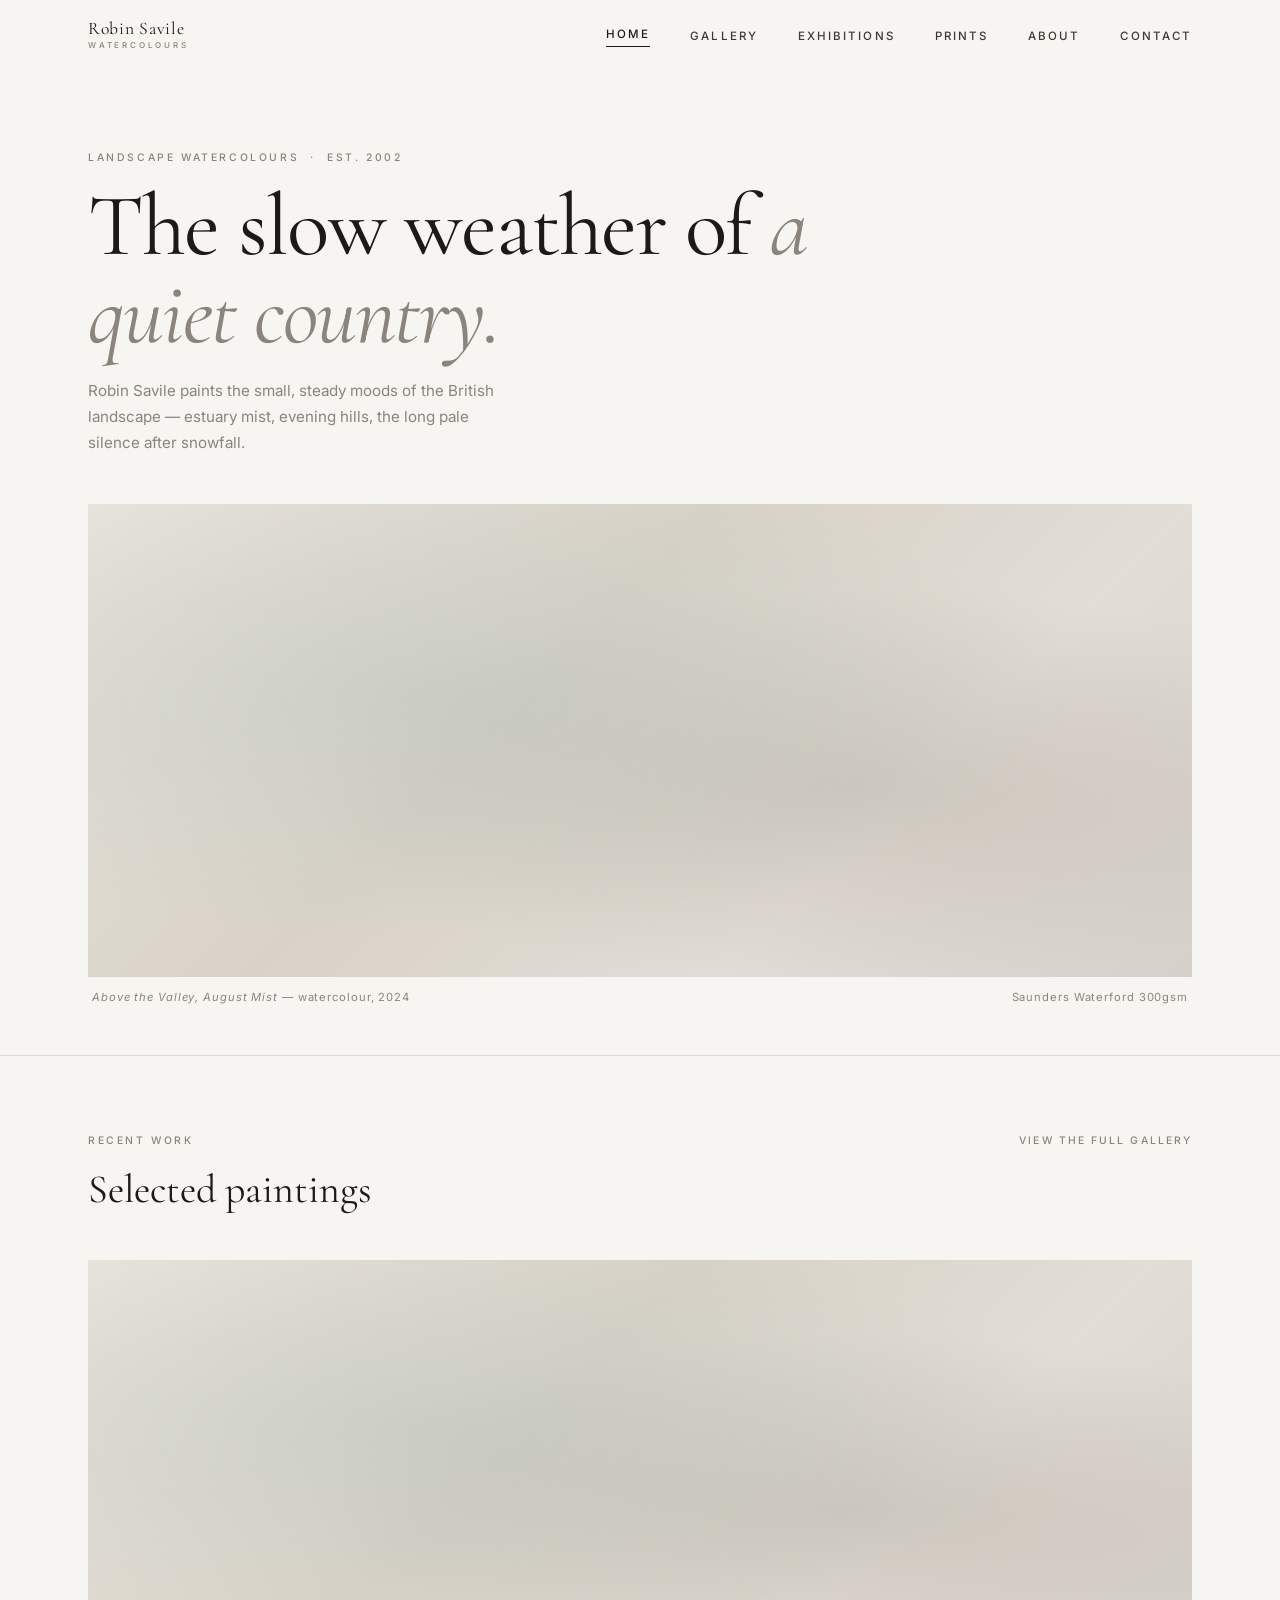
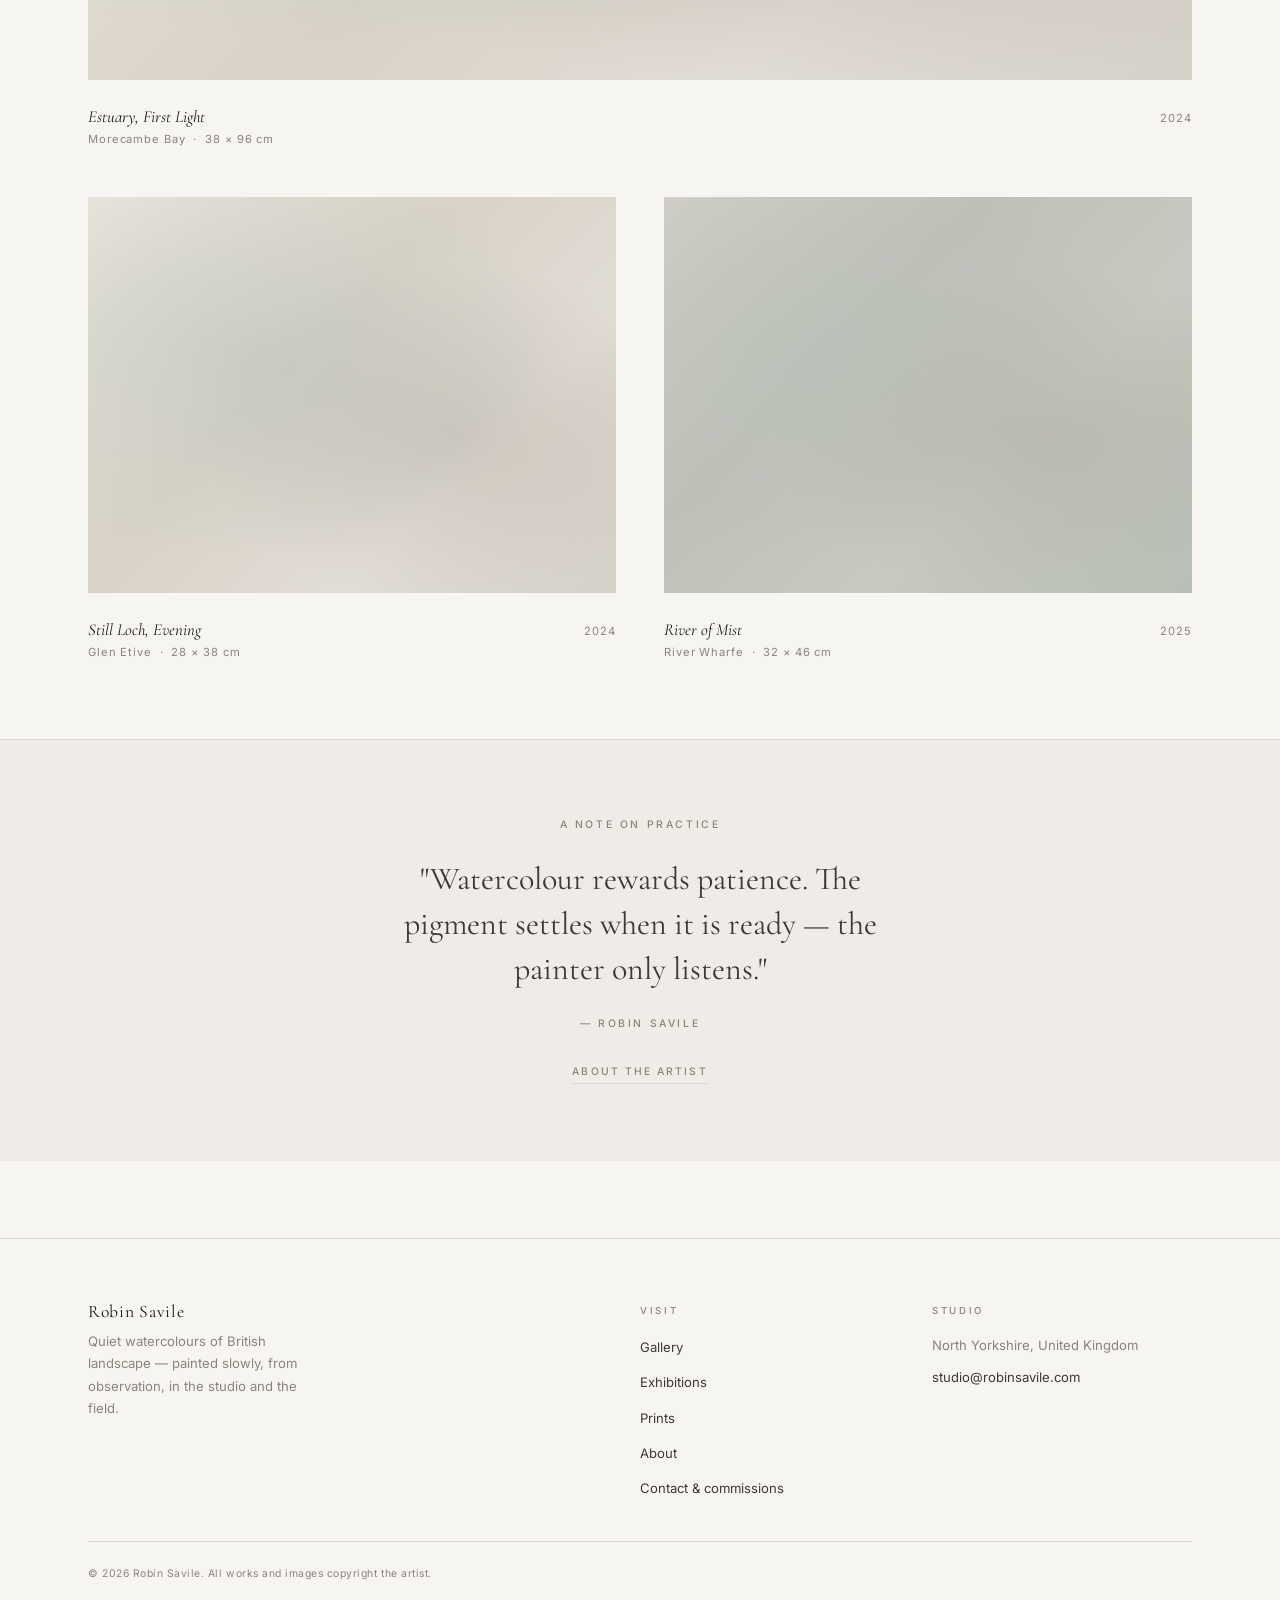
<file: index.html>
<!DOCTYPE html>
<html lang="en">
<head>
  <meta charset="utf-8"/>
  <meta name="viewport" content="width=device-width, initial-scale=1"/>

  <!-- Google tag (gtag.js) -->
  <script async src="https://www.googletagmanager.com/gtag/js?id=G-L7LTSYQ2SN"></script>
  <script>
    window.dataLayer = window.dataLayer || [];
    function gtag(){dataLayer.push(arguments);}
    gtag('js', new Date());

    gtag('config', 'G-L7LTSYQ2SN');
  </script>

  <!-- VisitorTracking -->
  <script async defer src='https://app.visitortracking.com/assets/js/tracer.js'></script>
  <script>
  function init_tracer() {
     var tracer = new Tracer({
     websiteId : "a66334e8-405e-4203-87b3-8d2baa83f96e",
     async : true,
     debug : false });
   }
  </script>
  <title>Robin Savile — Watercolours</title>
  <meta name="description" content="Robin Savile paints the small, steady moods of the British landscape — estuary mist, evening hills, the long pale silence after snowfall."/>
  <meta name="author" content="Robin Savile"/>
  <meta property="og:title" content="Robin Savile — Watercolours"/>
  <meta property="og:description" content="Landscape watercolours. Est. 2002."/>
  <meta property="og:type" content="website"/>
  <meta property="og:url" content="https://robinsavile.com/"/>
  <link rel="preconnect" href="https://fonts.googleapis.com"/>
  <link rel="preconnect" href="https://fonts.gstatic.com" crossorigin/>
  <link href="https://fonts.googleapis.com/css2?family=Cormorant+Garamond:ital,wght@0,400;0,500;1,400;1,500&family=Inter:wght@400;500&display=swap" rel="stylesheet"/>
  <link rel="stylesheet" href="/css/robinsavile.css"/>
</head>
<body>

<header class="site-header">
  <div class="container">
    <div class="header-inner">
      <a href="/" class="logo" aria-label="Robin Savile — home">
        <span class="logo-name">Robin Savile</span>
        <span class="logo-sub">Watercolours</span>
      </a>
      <nav class="site-nav" aria-label="Main navigation">
        <a href="/" class="active">Home</a>
        <a href="/gallery/">Gallery</a>
        <a href="/exhibitions/">Exhibitions</a>
        <a href="/prints/">Prints</a>
        <a href="/about/">About</a>
        <a href="/contact/">Contact</a>
      </nav>
      <button class="nav-toggle" aria-label="Toggle menu" aria-expanded="false">
        <svg width="22" height="16" viewBox="0 0 22 16" fill="none" stroke="currentColor" stroke-width="1.5" stroke-linecap="round">
          <line x1="0" y1="2" x2="22" y2="2"/>
          <line x1="0" y1="8" x2="22" y2="8"/>
          <line x1="0" y1="14" x2="22" y2="14"/>
        </svg>
      </button>
    </div>
  </div>
  <nav class="mobile-nav" aria-label="Mobile navigation">
    <a href="/">Home</a>
    <a href="/gallery/">Gallery</a>
    <a href="/exhibitions/">Exhibitions</a>
    <a href="/prints/">Prints</a>
    <a href="/about/">About</a>
    <a href="/contact/">Contact</a>
  </nav>
</header>

<main>

  <!-- Hero -->
  <section class="hero section-border">
    <div class="container">
      <p class="eyebrow fade-up">Landscape Watercolours &nbsp;·&nbsp; Est. 2002</p>
      <h1 class="hero-headline fade-up fade-delay-1">The slow weather of <em>a quiet country.</em></h1>
      <p class="hero-intro fade-up fade-delay-2">Robin Savile paints the small, steady moods of the British landscape — estuary mist, evening hills, the long pale silence after snowfall.</p>
      <div class="hero-image-wrap fade-up fade-delay-3">
        <div class="painting-placeholder hero-image" role="img" aria-label="Above the Valley, August Mist — watercolour, 2024"></div>
        <div class="hero-caption">
          <span class="caption"><em>Above the Valley, August Mist</em> &mdash; watercolour, 2024</span>
          <span class="caption">Saunders Waterford 300gsm</span>
        </div>
      </div>
    </div>
  </section>

  <!-- Selected paintings -->
  <section class="section">
    <div class="container">
      <div class="section-header fade-up">
        <div>
          <p class="eyebrow" style="margin-bottom:0.5rem">Recent Work</p>
          <h2 class="section-title">Selected paintings</h2>
        </div>
        <a href="/gallery/" class="section-link">View the full gallery</a>
      </div>

      <!-- Featured wide painting -->
      <a href="/gallery/" class="painting-card fade-up" style="display:block;margin-bottom:var(--gap)">
        <div class="painting-placeholder painting-card-img" style="aspect-ratio:21/8"></div>
        <div style="display:flex;justify-content:space-between;align-items:baseline;margin-top:0.75rem">
          <div>
            <p class="painting-card-title">Estuary, First Light</p>
            <p class="caption">Morecambe Bay &nbsp;·&nbsp; 38 × 96 cm</p>
          </div>
          <span class="caption">2024</span>
        </div>
      </a>

      <!-- Two smaller paintings -->
      <div class="grid-2">
        <a href="/gallery/" class="painting-card fade-up">
          <div class="painting-placeholder painting-card-img" style="aspect-ratio:4/3"></div>
          <div style="display:flex;justify-content:space-between;align-items:baseline;margin-top:0.75rem">
            <div>
              <p class="painting-card-title">Still Loch, Evening</p>
              <p class="caption">Glen Etive &nbsp;·&nbsp; 28 × 38 cm</p>
            </div>
            <span class="caption">2024</span>
          </div>
        </a>
        <a href="/gallery/" class="painting-card fade-up fade-delay-1">
          <div class="painting-placeholder painting-card-img" style="aspect-ratio:4/3;background:linear-gradient(135deg,#D0CEC6 0%,#BFC0B8 35%,#C8C9C0 65%,#B8C0B5 100%)"></div>
          <div style="display:flex;justify-content:space-between;align-items:baseline;margin-top:0.75rem">
            <div>
              <p class="painting-card-title">River of Mist</p>
              <p class="caption">River Wharfe &nbsp;·&nbsp; 32 × 46 cm</p>
            </div>
            <span class="caption">2025</span>
          </div>
        </a>
      </div>
    </div>
  </section>

  <!-- Artist quote -->
  <section class="section section-alt section-border">
    <div class="container">
      <figure class="artist-quote fade-up">
        <p class="eyebrow" style="margin-bottom:1.5rem">A note on practice</p>
        <blockquote>"Watercolour rewards patience. The pigment settles when it is ready — the painter only listens."</blockquote>
        <figcaption>&mdash; Robin Savile</figcaption>
        <a href="/about/">About the artist</a>
      </figure>
    </div>
  </section>

</main>

<footer class="site-footer">
  <div class="container">
    <div class="footer-inner">
      <div class="footer-brand">
        <div class="logo-name" style="font-family:var(--font-serif)">Robin Savile</div>
        <p>Quiet watercolours of British landscape — painted slowly, from observation, in the studio and the field.</p>
      </div>
      <div class="footer-col">
        <h3>Visit</h3>
        <ul>
          <li><a href="/gallery/">Gallery</a></li>
          <li><a href="/exhibitions/">Exhibitions</a></li>
          <li><a href="/prints/">Prints</a></li>
          <li><a href="/about/">About</a></li>
          <li><a href="/contact/">Contact &amp; commissions</a></li>
        </ul>
      </div>
      <div class="footer-col">
        <h3>Studio</h3>
        <p>North Yorkshire, United Kingdom</p>
        <p style="margin-top:0.5rem"><a href="mailto:studio@robinsavile.com">studio@robinsavile.com</a></p>
      </div>
    </div>
    <div class="footer-bar">
      <span>&copy; 2026 Robin Savile. All works and images copyright the artist.</span>
    </div>
  </div>
</footer>

<script src="/js/robinsavile.js" defer></script>
</body>
</html>
</file>
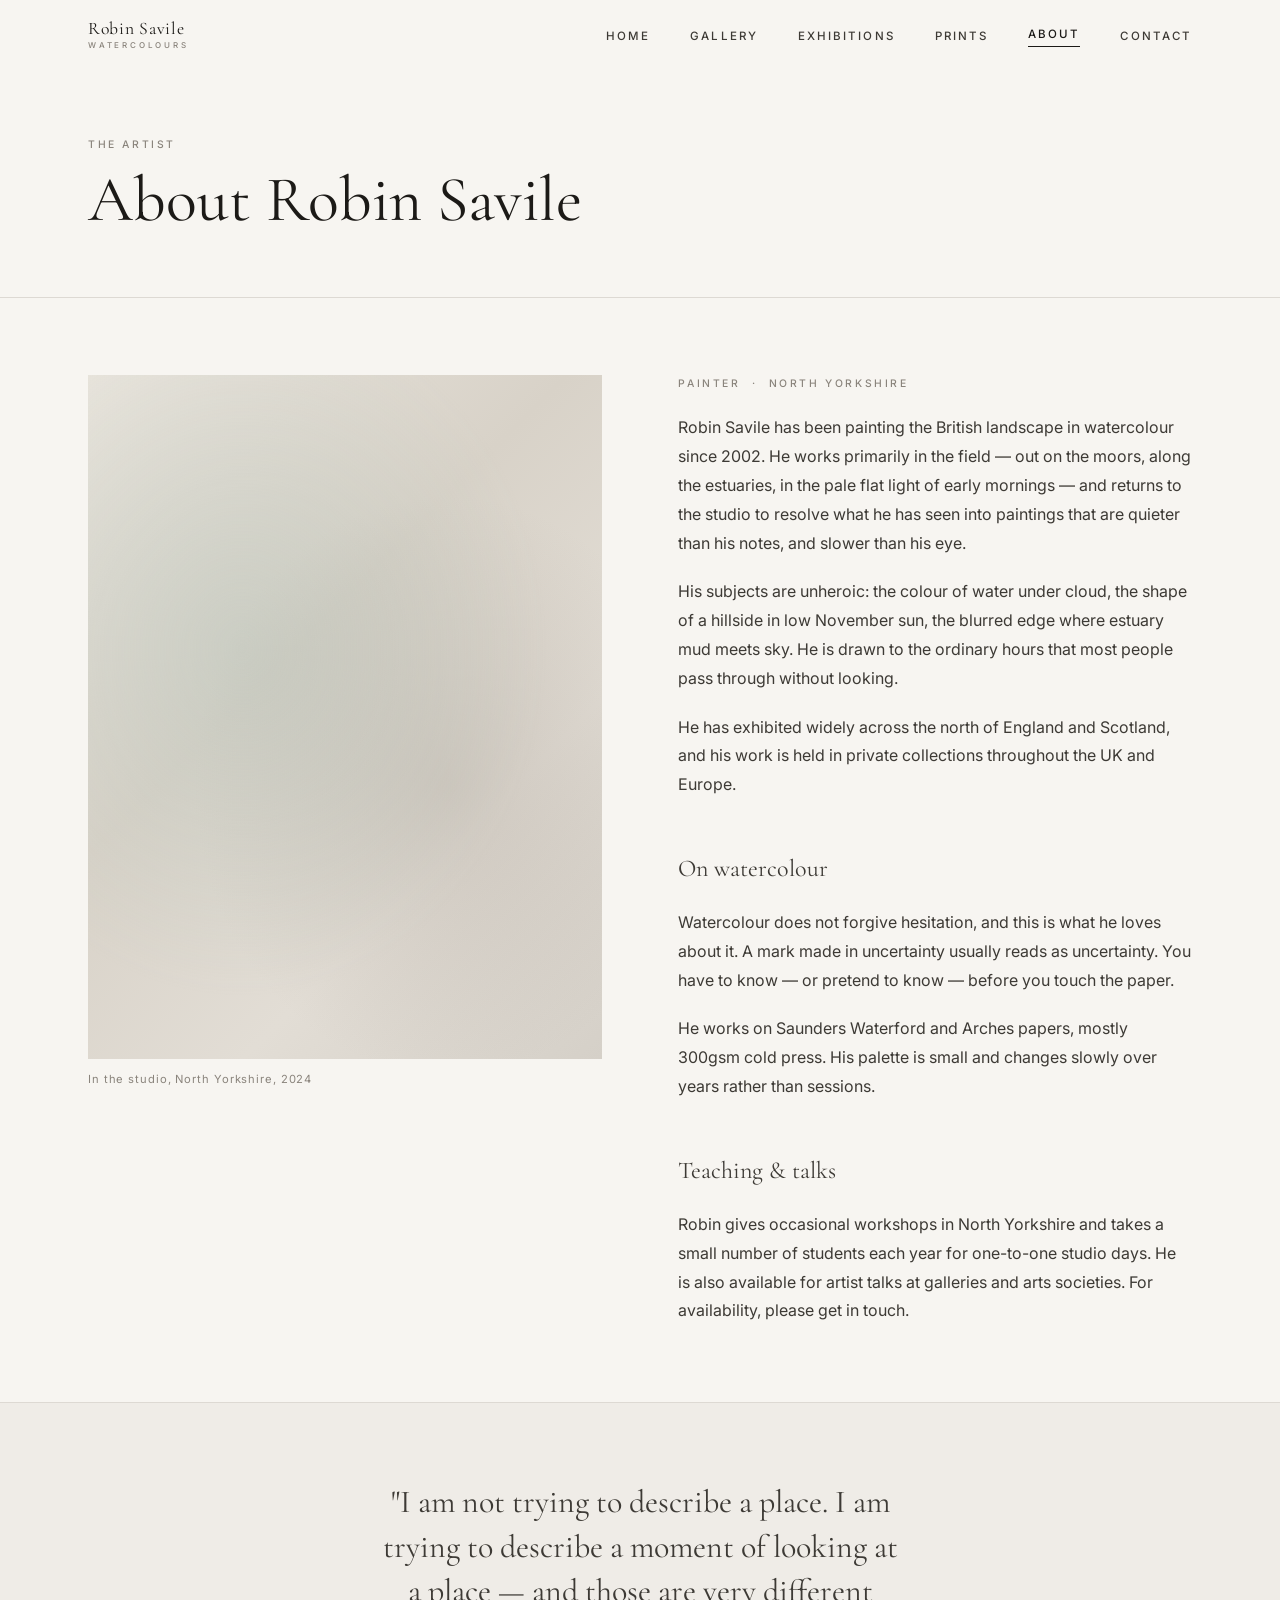
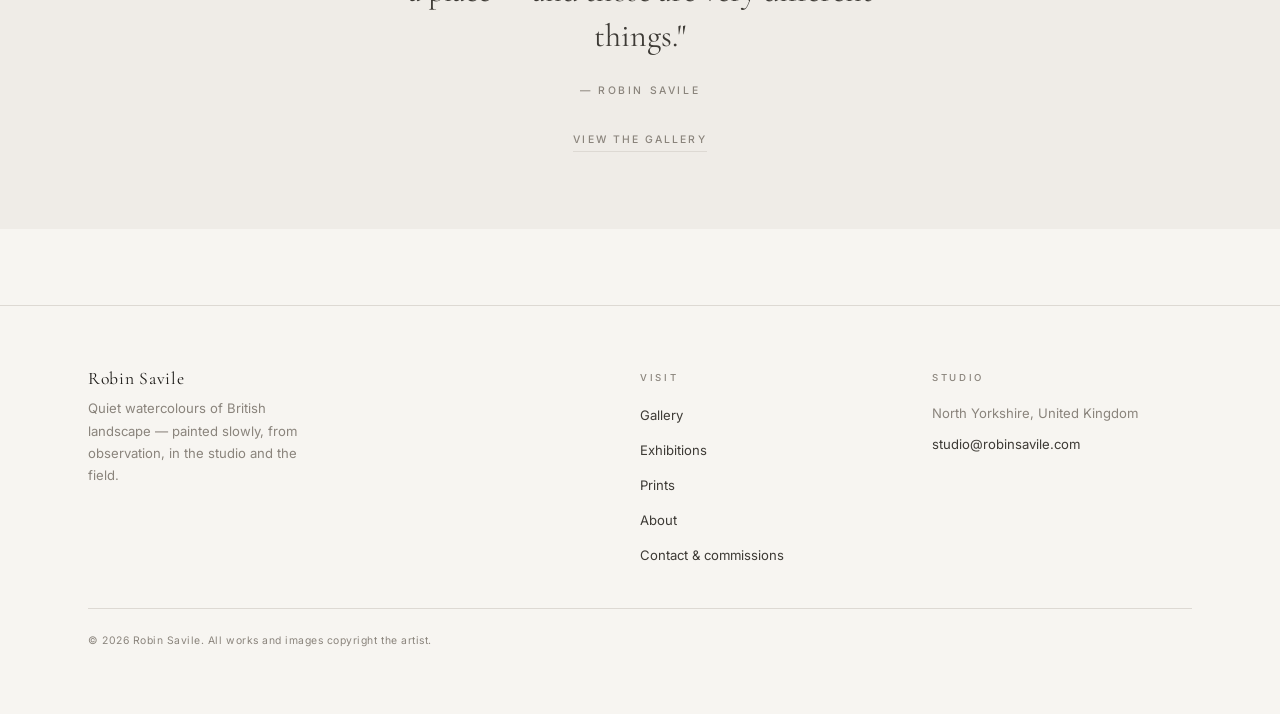
<file: about/index.html>
<!DOCTYPE html>
<html lang="en">
<head>
  <meta charset="utf-8"/>
  <meta name="viewport" content="width=device-width, initial-scale=1"/>

  <!-- Google tag (gtag.js) -->
  <script async src="https://www.googletagmanager.com/gtag/js?id=G-L7LTSYQ2SN"></script>
  <script>
    window.dataLayer = window.dataLayer || [];
    function gtag(){dataLayer.push(arguments);}
    gtag('js', new Date());

    gtag('config', 'G-L7LTSYQ2SN');
  </script>

  <!-- VisitorTracking -->
  <script async defer src='https://app.visitortracking.com/assets/js/tracer.js'></script>
  <script>
  function init_tracer() {
     var tracer = new Tracer({
     websiteId : "a66334e8-405e-4203-87b3-8d2baa83f96e",
     async : true,
     debug : false });
   }
  </script>
  <title>About — Robin Savile Watercolours</title>
  <meta name="description" content="Robin Savile is a watercolour painter based in North Yorkshire, working in the tradition of British landscape painting."/>
  <link rel="preconnect" href="https://fonts.googleapis.com"/>
  <link rel="preconnect" href="https://fonts.gstatic.com" crossorigin/>
  <link href="https://fonts.googleapis.com/css2?family=Cormorant+Garamond:ital,wght@0,400;0,500;1,400;1,500&family=Inter:wght@400;500&display=swap" rel="stylesheet"/>
  <link rel="stylesheet" href="/css/robinsavile.css"/>
</head>
<body>

<header class="site-header">
  <div class="container">
    <div class="header-inner">
      <a href="/" class="logo" aria-label="Robin Savile — home">
        <span class="logo-name">Robin Savile</span>
        <span class="logo-sub">Watercolours</span>
      </a>
      <nav class="site-nav" aria-label="Main navigation">
        <a href="/">Home</a>
        <a href="/gallery/">Gallery</a>
        <a href="/exhibitions/">Exhibitions</a>
        <a href="/prints/">Prints</a>
        <a href="/about/" class="active">About</a>
        <a href="/contact/">Contact</a>
      </nav>
      <button class="nav-toggle" aria-label="Toggle menu" aria-expanded="false">
        <svg width="22" height="16" viewBox="0 0 22 16" fill="none" stroke="currentColor" stroke-width="1.5" stroke-linecap="round">
          <line x1="0" y1="2" x2="22" y2="2"/>
          <line x1="0" y1="8" x2="22" y2="8"/>
          <line x1="0" y1="14" x2="22" y2="14"/>
        </svg>
      </button>
    </div>
  </div>
  <nav class="mobile-nav" aria-label="Mobile navigation">
    <a href="/">Home</a>
    <a href="/gallery/">Gallery</a>
    <a href="/exhibitions/">Exhibitions</a>
    <a href="/prints/">Prints</a>
    <a href="/about/">About</a>
    <a href="/contact/">Contact</a>
  </nav>
</header>

<main>

  <section class="page-header section-border">
    <div class="container">
      <p class="eyebrow fade-up">The artist</p>
      <h1 class="fade-up fade-delay-1">About Robin Savile</h1>
    </div>
  </section>

  <section class="section">
    <div class="container">
      <div class="about-grid">

        <div class="fade-up">
          <div class="painting-placeholder about-portrait" role="img" aria-label="Portrait of Robin Savile in the studio"></div>
          <p class="caption" style="margin-top:0.75rem">In the studio, North Yorkshire, 2024</p>
        </div>

        <div class="about-body fade-up fade-delay-1">
          <p class="eyebrow" style="margin-bottom:1.25rem">Painter &nbsp;·&nbsp; North Yorkshire</p>

          <p>Robin Savile has been painting the British landscape in watercolour since 2002. He works primarily in the field — out on the moors, along the estuaries, in the pale flat light of early mornings — and returns to the studio to resolve what he has seen into paintings that are quieter than his notes, and slower than his eye.</p>

          <p>His subjects are unheroic: the colour of water under cloud, the shape of a hillside in low November sun, the blurred edge where estuary mud meets sky. He is drawn to the ordinary hours that most people pass through without looking.</p>

          <p>He has exhibited widely across the north of England and Scotland, and his work is held in private collections throughout the UK and Europe.</p>

          <h2>On watercolour</h2>

          <p>Watercolour does not forgive hesitation, and this is what he loves about it. A mark made in uncertainty usually reads as uncertainty. You have to know — or pretend to know — before you touch the paper.</p>

          <p>He works on Saunders Waterford and Arches papers, mostly 300gsm cold press. His palette is small and changes slowly over years rather than sessions.</p>

          <h2>Teaching &amp; talks</h2>

          <p>Robin gives occasional workshops in North Yorkshire and takes a small number of students each year for one-to-one studio days. He is also available for artist talks at galleries and arts societies. For availability, please <a href="/contact/">get in touch</a>.</p>
        </div>

      </div>
    </div>
  </section>

  <!-- Quote -->
  <section class="section section-alt section-border">
    <div class="container">
      <figure class="artist-quote fade-up">
        <blockquote>"I am not trying to describe a place. I am trying to describe a moment of looking at a place — and those are very different things."</blockquote>
        <figcaption>&mdash; Robin Savile</figcaption>
        <a href="/gallery/">View the gallery</a>
      </figure>
    </div>
  </section>

</main>

<footer class="site-footer">
  <div class="container">
    <div class="footer-inner">
      <div class="footer-brand">
        <div class="logo-name" style="font-family:var(--font-serif)">Robin Savile</div>
        <p>Quiet watercolours of British landscape — painted slowly, from observation, in the studio and the field.</p>
      </div>
      <div class="footer-col">
        <h3>Visit</h3>
        <ul>
          <li><a href="/gallery/">Gallery</a></li>
          <li><a href="/exhibitions/">Exhibitions</a></li>
          <li><a href="/prints/">Prints</a></li>
          <li><a href="/about/">About</a></li>
          <li><a href="/contact/">Contact &amp; commissions</a></li>
        </ul>
      </div>
      <div class="footer-col">
        <h3>Studio</h3>
        <p>North Yorkshire, United Kingdom</p>
        <p style="margin-top:0.5rem"><a href="mailto:studio@robinsavile.com">studio@robinsavile.com</a></p>
      </div>
    </div>
    <div class="footer-bar">
      <span>&copy; 2026 Robin Savile. All works and images copyright the artist.</span>
    </div>
  </div>
</footer>

<script src="/js/robinsavile.js" defer></script>
</body>
</html>
</file>
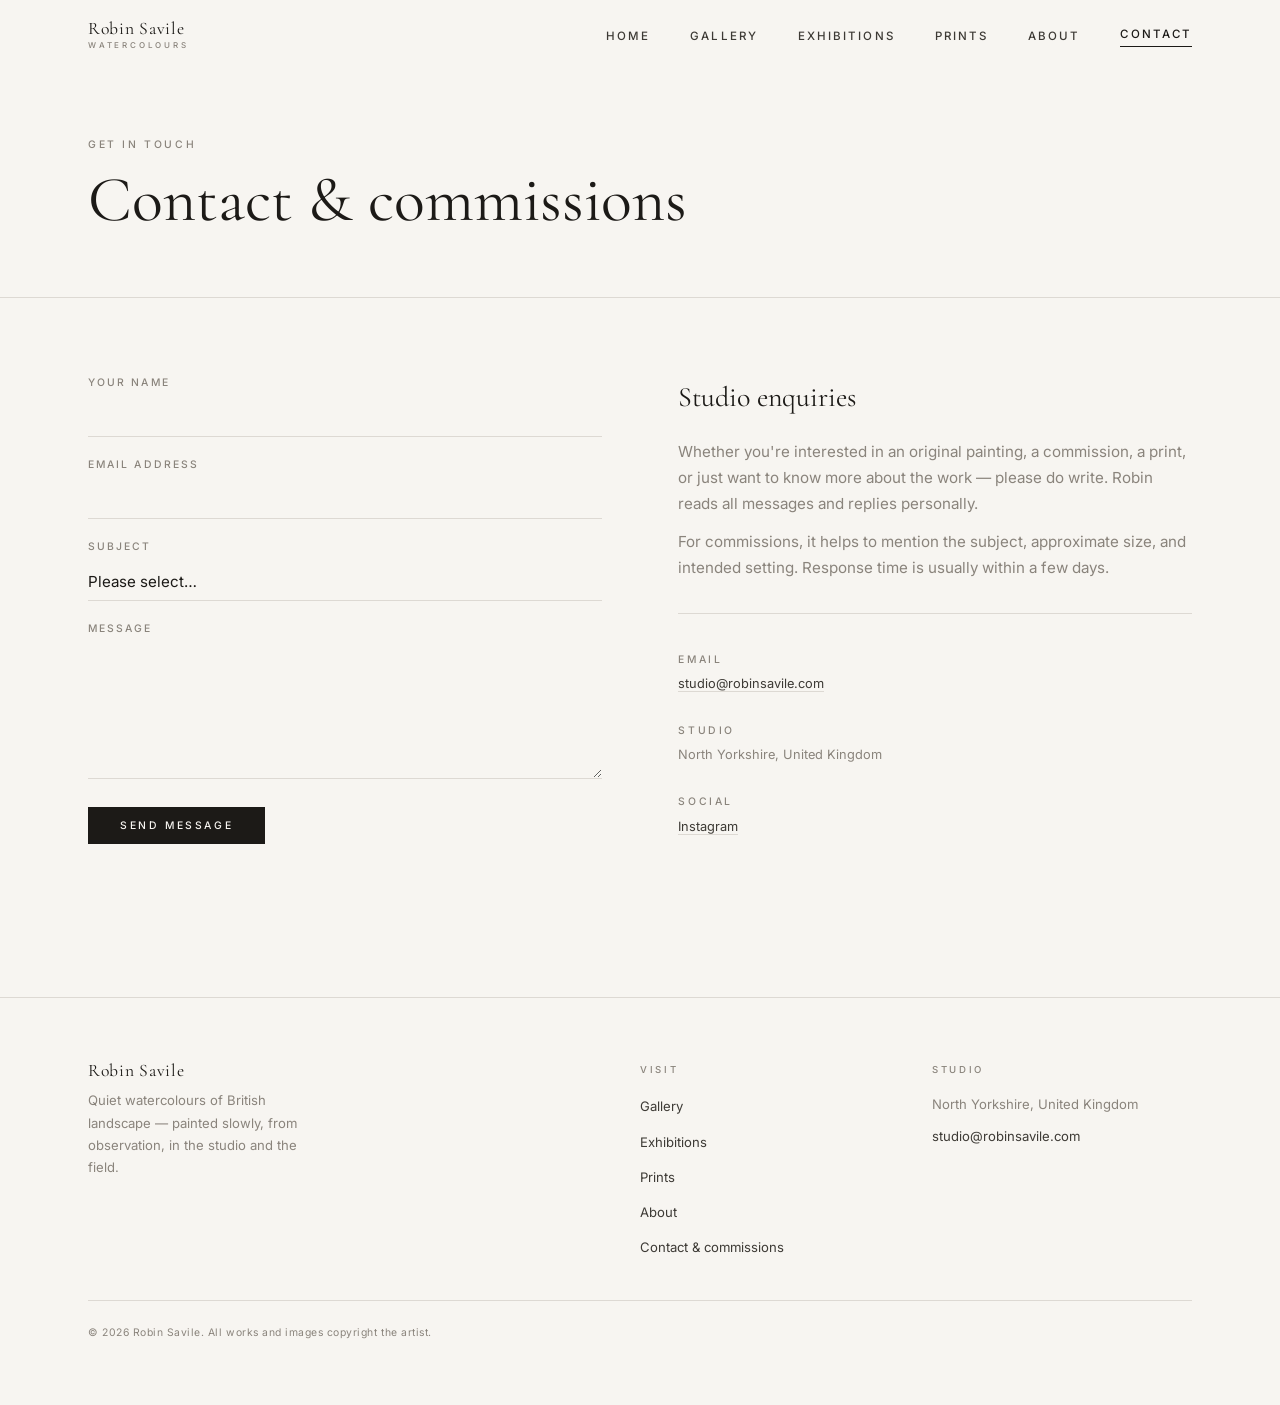
<file: contact/index.html>
<!DOCTYPE html>
<html lang="en">
<head>
  <meta charset="utf-8"/>
  <meta name="viewport" content="width=device-width, initial-scale=1"/>

  <!-- Google tag (gtag.js) -->
  <script async src="https://www.googletagmanager.com/gtag/js?id=G-L7LTSYQ2SN"></script>
  <script>
    window.dataLayer = window.dataLayer || [];
    function gtag(){dataLayer.push(arguments);}
    gtag('js', new Date());

    gtag('config', 'G-L7LTSYQ2SN');
  </script>

  <!-- VisitorTracking -->
  <script async defer src='https://app.visitortracking.com/assets/js/tracer.js'></script>
  <script>
  function init_tracer() {
     var tracer = new Tracer({
     websiteId : "a66334e8-405e-4203-87b3-8d2baa83f96e",
     async : true,
     debug : false });
   }
  </script>
  <title>Contact — Robin Savile Watercolours</title>
  <meta name="description" content="Enquiries about original paintings, prints, commissions, and studio visits. Contact Robin Savile."/>
  <link rel="preconnect" href="https://fonts.googleapis.com"/>
  <link rel="preconnect" href="https://fonts.gstatic.com" crossorigin/>
  <link href="https://fonts.googleapis.com/css2?family=Cormorant+Garamond:ital,wght@0,400;0,500;1,400;1,500&family=Inter:wght@400;500&display=swap" rel="stylesheet"/>
  <link rel="stylesheet" href="/css/robinsavile.css"/>
</head>
<body>

<header class="site-header">
  <div class="container">
    <div class="header-inner">
      <a href="/" class="logo" aria-label="Robin Savile — home">
        <span class="logo-name">Robin Savile</span>
        <span class="logo-sub">Watercolours</span>
      </a>
      <nav class="site-nav" aria-label="Main navigation">
        <a href="/">Home</a>
        <a href="/gallery/">Gallery</a>
        <a href="/exhibitions/">Exhibitions</a>
        <a href="/prints/">Prints</a>
        <a href="/about/">About</a>
        <a href="/contact/" class="active">Contact</a>
      </nav>
      <button class="nav-toggle" aria-label="Toggle menu" aria-expanded="false">
        <svg width="22" height="16" viewBox="0 0 22 16" fill="none" stroke="currentColor" stroke-width="1.5" stroke-linecap="round">
          <line x1="0" y1="2" x2="22" y2="2"/>
          <line x1="0" y1="8" x2="22" y2="8"/>
          <line x1="0" y1="14" x2="22" y2="14"/>
        </svg>
      </button>
    </div>
  </div>
  <nav class="mobile-nav" aria-label="Mobile navigation">
    <a href="/">Home</a>
    <a href="/gallery/">Gallery</a>
    <a href="/exhibitions/">Exhibitions</a>
    <a href="/prints/">Prints</a>
    <a href="/about/">About</a>
    <a href="/contact/">Contact</a>
  </nav>
</header>

<main>

  <section class="page-header section-border">
    <div class="container">
      <p class="eyebrow fade-up">Get in touch</p>
      <h1 class="fade-up fade-delay-1">Contact &amp; commissions</h1>
    </div>
  </section>

  <section class="section">
    <div class="container">
      <div class="contact-grid">

        <div class="fade-up">
          <form class="contact-form" novalidate>
            <div class="form-group">
              <label class="form-label" for="name">Your name</label>
              <input class="form-input" type="text" id="name" name="name" autocomplete="name" required/>
            </div>
            <div class="form-group">
              <label class="form-label" for="email">Email address</label>
              <input class="form-input" type="email" id="email" name="email" autocomplete="email" required/>
            </div>
            <div class="form-group">
              <label class="form-label" for="subject">Subject</label>
              <select class="form-select form-input" id="subject" name="subject">
                <option value="">Please select…</option>
                <option value="original">Enquiry about an original painting</option>
                <option value="commission">Commission</option>
                <option value="print">Print enquiry</option>
                <option value="exhibition">Exhibition or gallery</option>
                <option value="workshop">Workshop or studio day</option>
                <option value="other">Other</option>
              </select>
            </div>
            <div class="form-group">
              <label class="form-label" for="message">Message</label>
              <textarea class="form-textarea" id="message" name="message" rows="6" required></textarea>
            </div>
            <button class="btn-submit" type="submit">Send message</button>
          </form>
        </div>

        <div class="contact-info fade-up fade-delay-1">
          <h2>Studio enquiries</h2>
          <p>Whether you're interested in an original painting, a commission, a print, or just want to know more about the work — please do write. Robin reads all messages and replies personally.</p>
          <p>For commissions, it helps to mention the subject, approximate size, and intended setting. Response time is usually within a few days.</p>

          <div class="contact-detail">
            <div><span class="eyebrow">Email</span></div>
            <div><a href="mailto:studio@robinsavile.com">studio@robinsavile.com</a></div>
            <div style="margin-top:1.25rem"><span class="eyebrow">Studio</span></div>
            <div>North Yorkshire, United Kingdom</div>
            <div style="margin-top:1.25rem"><span class="eyebrow">Social</span></div>
            <div><a href="#">Instagram</a></div>
          </div>
        </div>

      </div>
    </div>
  </section>

</main>

<footer class="site-footer">
  <div class="container">
    <div class="footer-inner">
      <div class="footer-brand">
        <div class="logo-name" style="font-family:var(--font-serif)">Robin Savile</div>
        <p>Quiet watercolours of British landscape — painted slowly, from observation, in the studio and the field.</p>
      </div>
      <div class="footer-col">
        <h3>Visit</h3>
        <ul>
          <li><a href="/gallery/">Gallery</a></li>
          <li><a href="/exhibitions/">Exhibitions</a></li>
          <li><a href="/prints/">Prints</a></li>
          <li><a href="/about/">About</a></li>
          <li><a href="/contact/">Contact &amp; commissions</a></li>
        </ul>
      </div>
      <div class="footer-col">
        <h3>Studio</h3>
        <p>North Yorkshire, United Kingdom</p>
        <p style="margin-top:0.5rem"><a href="mailto:studio@robinsavile.com">studio@robinsavile.com</a></p>
      </div>
    </div>
    <div class="footer-bar">
      <span>&copy; 2026 Robin Savile. All works and images copyright the artist.</span>
    </div>
  </div>
</footer>

<script src="/js/robinsavile.js" defer></script>
</body>
</html>
</file>
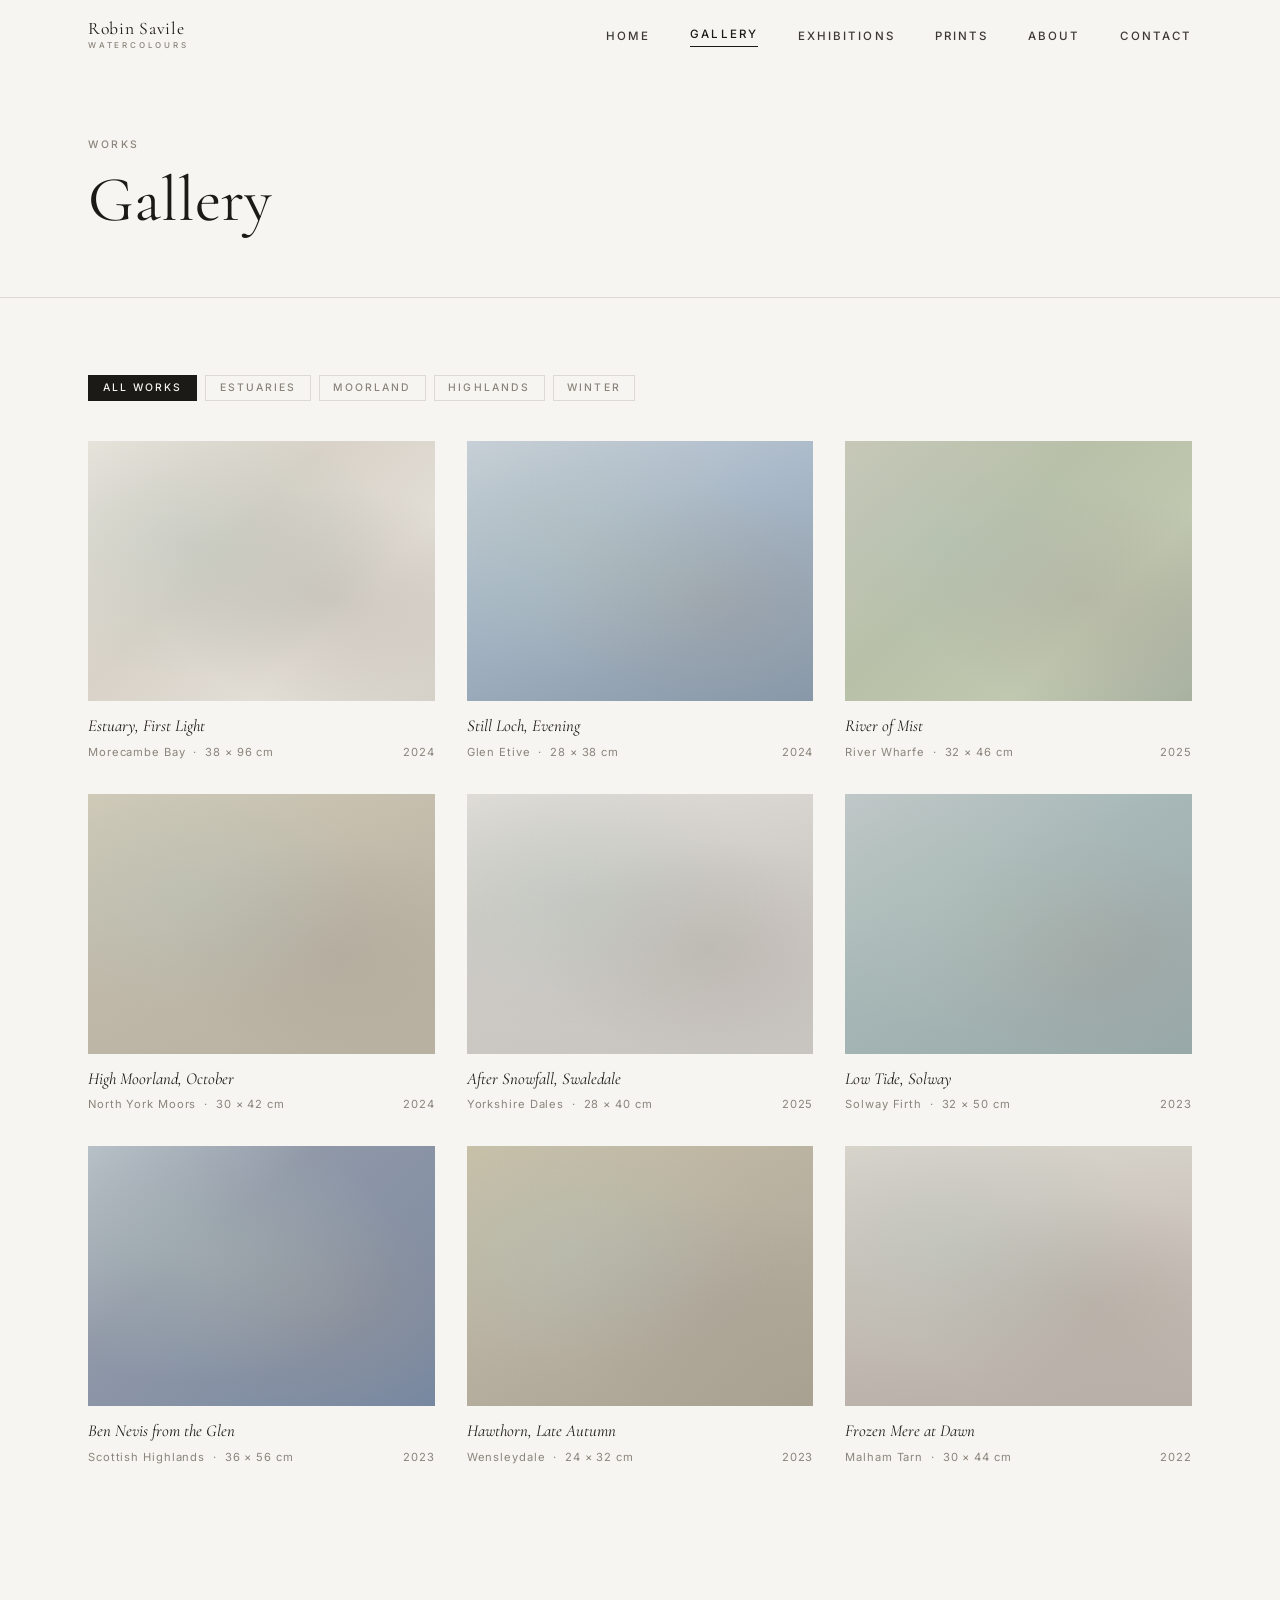
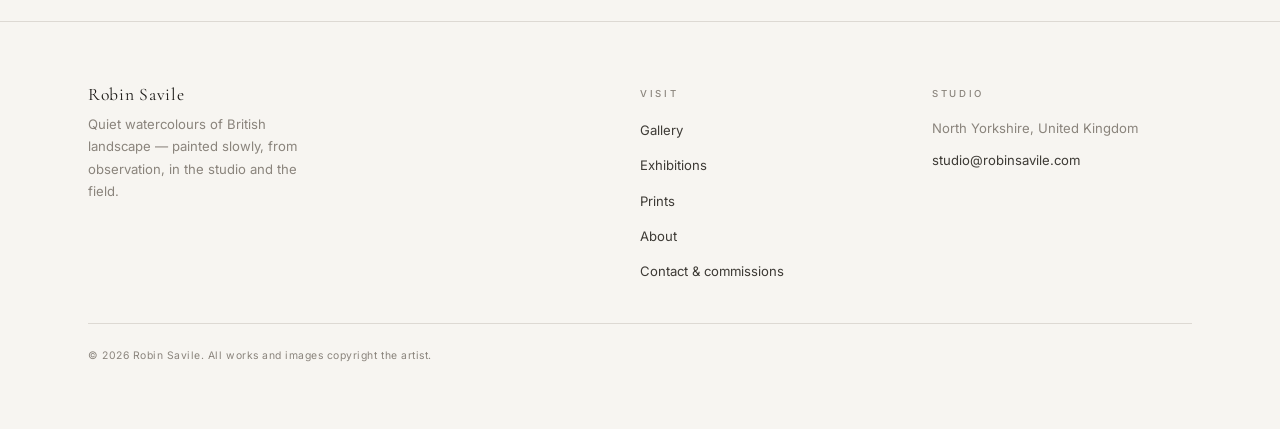
<file: gallery/index.html>
<!DOCTYPE html>
<html lang="en">
<head>
  <meta charset="utf-8"/>
  <meta name="viewport" content="width=device-width, initial-scale=1"/>

  <!-- Google tag (gtag.js) -->
  <script async src="https://www.googletagmanager.com/gtag/js?id=G-L7LTSYQ2SN"></script>
  <script>
    window.dataLayer = window.dataLayer || [];
    function gtag(){dataLayer.push(arguments);}
    gtag('js', new Date());

    gtag('config', 'G-L7LTSYQ2SN');
  </script>

  <!-- VisitorTracking -->
  <script async defer src='https://app.visitortracking.com/assets/js/tracer.js'></script>
  <script>
  function init_tracer() {
     var tracer = new Tracer({
     websiteId : "a66334e8-405e-4203-87b3-8d2baa83f96e",
     async : true,
     debug : false });
   }
  </script>
  <title>Gallery — Robin Savile Watercolours</title>
  <meta name="description" content="The full gallery of Robin Savile's watercolour paintings — British landscapes, estuaries, moors and hills."/>
  <link rel="preconnect" href="https://fonts.googleapis.com"/>
  <link rel="preconnect" href="https://fonts.gstatic.com" crossorigin/>
  <link href="https://fonts.googleapis.com/css2?family=Cormorant+Garamond:ital,wght@0,400;0,500;1,400;1,500&family=Inter:wght@400;500&display=swap" rel="stylesheet"/>
  <link rel="stylesheet" href="/css/robinsavile.css"/>
</head>
<body>

<header class="site-header">
  <div class="container">
    <div class="header-inner">
      <a href="/" class="logo" aria-label="Robin Savile — home">
        <span class="logo-name">Robin Savile</span>
        <span class="logo-sub">Watercolours</span>
      </a>
      <nav class="site-nav" aria-label="Main navigation">
        <a href="/">Home</a>
        <a href="/gallery/" class="active">Gallery</a>
        <a href="/exhibitions/">Exhibitions</a>
        <a href="/prints/">Prints</a>
        <a href="/about/">About</a>
        <a href="/contact/">Contact</a>
      </nav>
      <button class="nav-toggle" aria-label="Toggle menu" aria-expanded="false">
        <svg width="22" height="16" viewBox="0 0 22 16" fill="none" stroke="currentColor" stroke-width="1.5" stroke-linecap="round">
          <line x1="0" y1="2" x2="22" y2="2"/>
          <line x1="0" y1="8" x2="22" y2="8"/>
          <line x1="0" y1="14" x2="22" y2="14"/>
        </svg>
      </button>
    </div>
  </div>
  <nav class="mobile-nav" aria-label="Mobile navigation">
    <a href="/">Home</a>
    <a href="/gallery/">Gallery</a>
    <a href="/exhibitions/">Exhibitions</a>
    <a href="/prints/">Prints</a>
    <a href="/about/">About</a>
    <a href="/contact/">Contact</a>
  </nav>
</header>

<main>

  <section class="page-header section-border">
    <div class="container">
      <p class="eyebrow fade-up">Works</p>
      <h1 class="fade-up fade-delay-1">Gallery</h1>
    </div>
  </section>

  <section class="section">
    <div class="container">

      <div class="gallery-filter fade-up">
        <button class="filter-btn active" data-filter="all">All works</button>
        <button class="filter-btn" data-filter="estuary">Estuaries</button>
        <button class="filter-btn" data-filter="moorland">Moorland</button>
        <button class="filter-btn" data-filter="highland">Highlands</button>
        <button class="filter-btn" data-filter="winter">Winter</button>
      </div>

      <div class="gallery-grid">

        <a href="#" class="painting-card gallery-card fade-up" data-series="estuary">
          <div class="painting-placeholder painting-card-img" style="aspect-ratio:4/3"></div>
          <p class="painting-card-title">Estuary, First Light</p>
          <div class="painting-card-meta">
            <span class="caption">Morecambe Bay &nbsp;·&nbsp; 38 × 96 cm</span>
            <span class="caption">2024</span>
          </div>
        </a>

        <a href="#" class="painting-card gallery-card fade-up fade-delay-1" data-series="highland">
          <div class="painting-placeholder painting-card-img" style="aspect-ratio:4/3;background:linear-gradient(160deg,#C8D0D8 0%,#A8B8C8 40%,#8898A8 100%)"></div>
          <p class="painting-card-title">Still Loch, Evening</p>
          <div class="painting-card-meta">
            <span class="caption">Glen Etive &nbsp;·&nbsp; 28 × 38 cm</span>
            <span class="caption">2024</span>
          </div>
        </a>

        <a href="#" class="painting-card gallery-card fade-up fade-delay-2" data-series="moorland">
          <div class="painting-placeholder painting-card-img" style="aspect-ratio:4/3;background:linear-gradient(135deg,#C8C8B8 0%,#B8C0A8 40%,#C0C8B0 70%,#A8B0A0 100%)"></div>
          <p class="painting-card-title">River of Mist</p>
          <div class="painting-card-meta">
            <span class="caption">River Wharfe &nbsp;·&nbsp; 32 × 46 cm</span>
            <span class="caption">2025</span>
          </div>
        </a>

        <a href="#" class="painting-card gallery-card fade-up" data-series="moorland">
          <div class="painting-placeholder painting-card-img" style="aspect-ratio:4/3;background:linear-gradient(160deg,#D0CAB8 0%,#C0B8A8 50%,#B8B0A0 100%)"></div>
          <p class="painting-card-title">High Moorland, October</p>
          <div class="painting-card-meta">
            <span class="caption">North York Moors &nbsp;·&nbsp; 30 × 42 cm</span>
            <span class="caption">2024</span>
          </div>
        </a>

        <a href="#" class="painting-card gallery-card fade-up fade-delay-1" data-series="winter">
          <div class="painting-placeholder painting-card-img" style="aspect-ratio:4/3;background:linear-gradient(170deg,#E0DDD8 0%,#D0CCC8 40%,#C8C4C0 100%)"></div>
          <p class="painting-card-title">After Snowfall, Swaledale</p>
          <div class="painting-card-meta">
            <span class="caption">Yorkshire Dales &nbsp;·&nbsp; 28 × 40 cm</span>
            <span class="caption">2025</span>
          </div>
        </a>

        <a href="#" class="painting-card gallery-card fade-up fade-delay-2" data-series="estuary">
          <div class="painting-placeholder painting-card-img" style="aspect-ratio:4/3;background:linear-gradient(150deg,#C0C8C8 0%,#A8B8B8 40%,#98A8A8 100%)"></div>
          <p class="painting-card-title">Low Tide, Solway</p>
          <div class="painting-card-meta">
            <span class="caption">Solway Firth &nbsp;·&nbsp; 32 × 50 cm</span>
            <span class="caption">2023</span>
          </div>
        </a>

        <a href="#" class="painting-card gallery-card fade-up" data-series="highland">
          <div class="painting-placeholder painting-card-img" style="aspect-ratio:4/3;background:linear-gradient(140deg,#B8C0C8 0%,#9098A8 35%,#7888A0 100%)"></div>
          <p class="painting-card-title">Ben Nevis from the Glen</p>
          <div class="painting-card-meta">
            <span class="caption">Scottish Highlands &nbsp;·&nbsp; 36 × 56 cm</span>
            <span class="caption">2023</span>
          </div>
        </a>

        <a href="#" class="painting-card gallery-card fade-up fade-delay-1" data-series="moorland">
          <div class="painting-placeholder painting-card-img" style="aspect-ratio:4/3;background:linear-gradient(155deg,#C8C0A8 0%,#B8B0A0 50%,#A8A090 100%)"></div>
          <p class="painting-card-title">Hawthorn, Late Autumn</p>
          <div class="painting-card-meta">
            <span class="caption">Wensleydale &nbsp;·&nbsp; 24 × 32 cm</span>
            <span class="caption">2023</span>
          </div>
        </a>

        <a href="#" class="painting-card gallery-card fade-up fade-delay-2" data-series="winter">
          <div class="painting-placeholder painting-card-img" style="aspect-ratio:4/3;background:linear-gradient(175deg,#D8D4CC 0%,#C8C0B8 50%,#B8B0A8 100%)"></div>
          <p class="painting-card-title">Frozen Mere at Dawn</p>
          <div class="painting-card-meta">
            <span class="caption">Malham Tarn &nbsp;·&nbsp; 30 × 44 cm</span>
            <span class="caption">2022</span>
          </div>
        </a>

      </div>
    </div>
  </section>

</main>

<footer class="site-footer">
  <div class="container">
    <div class="footer-inner">
      <div class="footer-brand">
        <div class="logo-name" style="font-family:var(--font-serif)">Robin Savile</div>
        <p>Quiet watercolours of British landscape — painted slowly, from observation, in the studio and the field.</p>
      </div>
      <div class="footer-col">
        <h3>Visit</h3>
        <ul>
          <li><a href="/gallery/">Gallery</a></li>
          <li><a href="/exhibitions/">Exhibitions</a></li>
          <li><a href="/prints/">Prints</a></li>
          <li><a href="/about/">About</a></li>
          <li><a href="/contact/">Contact &amp; commissions</a></li>
        </ul>
      </div>
      <div class="footer-col">
        <h3>Studio</h3>
        <p>North Yorkshire, United Kingdom</p>
        <p style="margin-top:0.5rem"><a href="mailto:studio@robinsavile.com">studio@robinsavile.com</a></p>
      </div>
    </div>
    <div class="footer-bar">
      <span>&copy; 2026 Robin Savile. All works and images copyright the artist.</span>
    </div>
  </div>
</footer>

<script src="/js/robinsavile.js" defer></script>
</body>
</html>
</file>
<file: css/robinsavile.css>
/* Robin Savile — Watercolours */

/* ─── Design Tokens ─────────────────────────────────────────── */
:root {
  --font-serif: "Cormorant Garamond", "Cormorant", Georgia, serif;
  --font-sans: "Inter", ui-sans-serif, system-ui, sans-serif;

  --color-paper: #F7F5F1;
  --color-paper-dark: #EFECE7;
  --color-ink: #1C1A17;
  --color-ink-soft: #3D3A35;
  --color-muted: #8A847C;
  --color-border: #DDD9D3;
  --color-accent: #7A9E8E; /* soft sage — watercolour palette ref */

  --max-w: 1200px;
  --gap: clamp(1.5rem, 4vw, 3rem);
}

/* ─── Reset ─────────────────────────────────────────────────── */
*, *::before, *::after { box-sizing: border-box; margin: 0; padding: 0; }
html { font-size: 16px; -webkit-font-smoothing: antialiased; scroll-behavior: smooth; }
body {
  font-family: var(--font-sans);
  background: var(--color-paper);
  color: var(--color-ink);
  line-height: 1.6;
}
img { display: block; max-width: 100%; height: auto; }
a { color: inherit; text-decoration: none; }
ul { list-style: none; }

/* ─── Typography ─────────────────────────────────────────────── */
.display {
  font-family: var(--font-serif);
  font-weight: 400;
  line-height: 1.05;
  letter-spacing: -0.01em;
}
.eyebrow {
  font-family: var(--font-sans);
  font-size: 0.65rem;
  font-weight: 500;
  letter-spacing: 0.25em;
  text-transform: uppercase;
  color: var(--color-muted);
}
.caption {
  font-family: var(--font-sans);
  font-size: 0.7rem;
  letter-spacing: 0.08em;
  color: var(--color-muted);
}

/* ─── Layout ─────────────────────────────────────────────────── */
.container {
  max-width: var(--max-w);
  margin-inline: auto;
  padding-inline: clamp(1.25rem, 5vw, 3rem);
}

/* ─── Header ─────────────────────────────────────────────────── */
.site-header {
  position: fixed;
  inset-inline: 0;
  top: 0;
  z-index: 100;
  background: var(--color-paper);
  border-bottom: 1px solid transparent;
  transition: border-color 0.3s, background 0.3s;
}
.site-header.scrolled { border-color: var(--color-border); }

.header-inner {
  display: flex;
  align-items: center;
  justify-content: space-between;
  height: 4.5rem;
}

.logo {
  display: flex;
  flex-direction: column;
  gap: 0.1rem;
}
.logo-name {
  font-family: var(--font-serif);
  font-size: 1.1rem;
  font-weight: 400;
  letter-spacing: 0.04em;
  line-height: 1;
  color: var(--color-ink);
}
.logo-sub {
  font-size: 0.5rem;
  font-weight: 500;
  letter-spacing: 0.35em;
  text-transform: uppercase;
  color: var(--color-muted);
}

.site-nav {
  display: flex;
  align-items: center;
  gap: 2.5rem;
}
.site-nav a {
  font-size: 0.72rem;
  font-weight: 500;
  letter-spacing: 0.18em;
  text-transform: uppercase;
  color: var(--color-ink-soft);
  transition: color 0.2s;
}
.site-nav a:hover, .site-nav a.active { color: var(--color-ink); }
.site-nav a.active { border-bottom: 1px solid var(--color-ink); padding-bottom: 0.1rem; }

/* Mobile nav */
.nav-toggle {
  display: none;
  background: none;
  border: none;
  cursor: pointer;
  padding: 0.5rem;
  color: var(--color-ink);
}
.mobile-nav {
  display: none;
  flex-direction: column;
  gap: 0;
  border-top: 1px solid var(--color-border);
  background: var(--color-paper);
}
.mobile-nav a {
  display: block;
  padding: 0.9rem 1.25rem;
  font-size: 0.8rem;
  font-weight: 500;
  letter-spacing: 0.18em;
  text-transform: uppercase;
  border-bottom: 1px solid var(--color-border);
  color: var(--color-ink-soft);
  transition: color 0.2s;
}
.mobile-nav a:hover { color: var(--color-ink); }

@media (max-width: 768px) {
  .site-nav { display: none; }
  .nav-toggle { display: flex; }
  .mobile-nav.open { display: flex; }
}

/* ─── Main content offset ─────────────────────────────────────── */
main { padding-top: 4.5rem; }

/* ─── Painting placeholder ───────────────────────────────────── */
.painting-placeholder {
  background: linear-gradient(135deg, #E8E4DC 0%, #D8D2C8 40%, #E2DDD5 70%, #D5D0C8 100%);
  position: relative;
  overflow: hidden;
}
.painting-placeholder::after {
  content: '';
  position: absolute;
  inset: 0;
  background:
    radial-gradient(ellipse at 30% 40%, rgba(180,195,185,0.4) 0%, transparent 60%),
    radial-gradient(ellipse at 70% 60%, rgba(160,150,140,0.3) 0%, transparent 50%);
}

/* ─── Hero ───────────────────────────────────────────────────── */
.hero {
  padding-block: clamp(3rem, 6vw, 5rem) clamp(2rem, 4vw, 3rem);
  border-bottom: 1px solid var(--color-border);
}
.hero-headline {
  font-family: var(--font-serif);
  font-size: clamp(2.8rem, 7vw, 5.5rem);
  font-weight: 400;
  line-height: 1;
  letter-spacing: -0.02em;
  max-width: 18ch;
  margin-top: 1rem;
}
.hero-headline em {
  font-style: italic;
  color: var(--color-muted);
}
.hero-intro {
  margin-top: 1.25rem;
  max-width: 42ch;
  font-size: 0.95rem;
  color: var(--color-muted);
  line-height: 1.7;
}
.hero-image-wrap {
  margin-top: clamp(2rem, 4vw, 3rem);
  position: relative;
}
.hero-image {
  width: 100%;
  aspect-ratio: 21 / 9;
  object-fit: cover;
}
.hero-caption {
  display: flex;
  justify-content: space-between;
  align-items: baseline;
  margin-top: 0.75rem;
  padding-inline: 0.25rem;
}

/* ─── Section titles ─────────────────────────────────────────── */
.section-header {
  display: flex;
  align-items: baseline;
  justify-content: space-between;
  margin-bottom: clamp(1.5rem, 3vw, 2.5rem);
}
.section-title {
  font-family: var(--font-serif);
  font-size: clamp(1.8rem, 3.5vw, 2.5rem);
  font-weight: 400;
}
.section-link {
  font-size: 0.65rem;
  font-weight: 500;
  letter-spacing: 0.2em;
  text-transform: uppercase;
  color: var(--color-muted);
  transition: color 0.2s;
  white-space: nowrap;
}
.section-link:hover { color: var(--color-ink); }

/* ─── Painting card ───────────────────────────────────────────── */
.painting-card { display: block; }
.painting-card-img {
  width: 100%;
  object-fit: cover;
  transition: opacity 0.4s;
}
.painting-card:hover .painting-card-img { opacity: 0.88; }
.painting-card-title {
  font-family: var(--font-serif);
  font-style: italic;
  font-size: 1.05rem;
  margin-top: 0.75rem;
  font-weight: 400;
}
.painting-card-meta {
  display: flex;
  justify-content: space-between;
  margin-top: 0.25rem;
}

/* ─── Grid layouts ───────────────────────────────────────────── */
.grid-3 {
  display: grid;
  grid-template-columns: repeat(auto-fill, minmax(min(280px, 100%), 1fr));
  gap: var(--gap);
}
.grid-2 {
  display: grid;
  grid-template-columns: repeat(auto-fill, minmax(min(400px, 100%), 1fr));
  gap: var(--gap);
}

/* ─── Sections ───────────────────────────────────────────────── */
.section { padding-block: clamp(3rem, 6vw, 5rem); }
.section-alt { background: var(--color-paper-dark); }
.section-border { border-top: 1px solid var(--color-border); }

/* ─── Quote ──────────────────────────────────────────────────── */
.artist-quote {
  max-width: 52ch;
  margin-inline: auto;
  text-align: center;
}
.artist-quote blockquote {
  font-family: var(--font-serif);
  font-size: clamp(1.4rem, 2.5vw, 2rem);
  font-weight: 400;
  line-height: 1.4;
  color: var(--color-ink-soft);
}
.artist-quote figcaption {
  margin-top: 1.5rem;
  font-size: 0.65rem;
  font-weight: 500;
  letter-spacing: 0.25em;
  text-transform: uppercase;
  color: var(--color-muted);
}
.artist-quote a {
  display: inline-block;
  margin-top: 2rem;
  font-size: 0.65rem;
  font-weight: 500;
  letter-spacing: 0.2em;
  text-transform: uppercase;
  color: var(--color-muted);
  border-bottom: 1px solid var(--color-border);
  padding-bottom: 0.15rem;
  transition: color 0.2s, border-color 0.2s;
}
.artist-quote a:hover { color: var(--color-ink); border-color: var(--color-ink); }

/* ─── Gallery grid ───────────────────────────────────────────── */
.gallery-grid {
  display: grid;
  grid-template-columns: repeat(auto-fill, minmax(min(300px, 100%), 1fr));
  gap: clamp(1rem, 2.5vw, 2rem);
}
.gallery-filter {
  display: flex;
  flex-wrap: wrap;
  gap: 0.5rem;
  margin-bottom: 2.5rem;
}
.filter-btn {
  background: none;
  border: 1px solid var(--color-border);
  padding: 0.35rem 0.85rem;
  font-family: var(--font-sans);
  font-size: 0.65rem;
  font-weight: 500;
  letter-spacing: 0.2em;
  text-transform: uppercase;
  color: var(--color-muted);
  cursor: pointer;
  transition: all 0.2s;
}
.filter-btn:hover, .filter-btn.active {
  background: var(--color-ink);
  border-color: var(--color-ink);
  color: var(--color-paper);
}

/* ─── About page ─────────────────────────────────────────────── */
.about-grid {
  display: grid;
  gap: clamp(2rem, 6vw, 5rem);
}
@media (min-width: 768px) {
  .about-grid { grid-template-columns: 1fr 1fr; align-items: start; }
}
.about-portrait {
  width: 100%;
  aspect-ratio: 3 / 4;
  object-fit: cover;
}
.about-body { font-size: 1rem; line-height: 1.8; color: var(--color-ink-soft); }
.about-body p + p { margin-top: 1.25em; }
.about-body h2 {
  font-family: var(--font-serif);
  font-size: 1.5rem;
  font-weight: 400;
  margin-top: 2em;
  margin-bottom: 0.75em;
}

/* ─── Contact page ───────────────────────────────────────────── */
.contact-grid {
  display: grid;
  gap: clamp(2rem, 6vw, 5rem);
}
@media (min-width: 768px) {
  .contact-grid { grid-template-columns: 1fr 1fr; align-items: start; }
}
.contact-form { display: flex; flex-direction: column; gap: 1.25rem; }
.form-group { display: flex; flex-direction: column; gap: 0.4rem; }
.form-label {
  font-size: 0.65rem;
  font-weight: 500;
  letter-spacing: 0.2em;
  text-transform: uppercase;
  color: var(--color-muted);
}
.form-input, .form-textarea, .form-select {
  background: transparent;
  border: none;
  border-bottom: 1px solid var(--color-border);
  padding: 0.6rem 0;
  font-family: var(--font-sans);
  font-size: 0.95rem;
  color: var(--color-ink);
  outline: none;
  transition: border-color 0.2s;
  width: 100%;
}
.form-input:focus, .form-textarea:focus, .form-select:focus {
  border-color: var(--color-ink);
}
.form-textarea { resize: vertical; min-height: 120px; }
.form-select { appearance: none; cursor: pointer; background: transparent; }
.btn-submit {
  align-self: flex-start;
  margin-top: 0.5rem;
  background: var(--color-ink);
  color: var(--color-paper);
  border: none;
  padding: 0.75rem 2rem;
  font-family: var(--font-sans);
  font-size: 0.65rem;
  font-weight: 500;
  letter-spacing: 0.25em;
  text-transform: uppercase;
  cursor: pointer;
  transition: background 0.2s, color 0.2s;
}
.btn-submit:hover { background: var(--color-ink-soft); }

.contact-info h2 {
  font-family: var(--font-serif);
  font-size: 1.75rem;
  font-weight: 400;
  margin-bottom: 1.25rem;
}
.contact-info p { font-size: 0.95rem; color: var(--color-muted); line-height: 1.7; }
.contact-info p + p { margin-top: 0.75rem; }
.contact-info a { color: var(--color-ink-soft); border-bottom: 1px solid var(--color-border); transition: border-color 0.2s; }
.contact-info a:hover { border-color: var(--color-ink); }
.contact-detail {
  margin-top: 2rem;
  padding-top: 2rem;
  border-top: 1px solid var(--color-border);
  font-size: 0.8rem;
  color: var(--color-muted);
  line-height: 2;
}

/* ─── Footer ─────────────────────────────────────────────────── */
.site-footer {
  border-top: 1px solid var(--color-border);
  padding-block: clamp(2.5rem, 5vw, 4rem);
  margin-top: clamp(3rem, 6vw, 5rem);
}
.footer-inner {
  display: grid;
  gap: 2rem;
  grid-template-columns: 1fr;
}
@media (min-width: 600px) {
  .footer-inner { grid-template-columns: 2fr 1fr 1fr; }
}
.footer-brand p {
  margin-top: 0.6rem;
  font-size: 0.82rem;
  color: var(--color-muted);
  line-height: 1.7;
  max-width: 30ch;
}
.footer-col h3 {
  font-size: 0.6rem;
  font-weight: 500;
  letter-spacing: 0.28em;
  text-transform: uppercase;
  color: var(--color-muted);
  margin-bottom: 1rem;
}
.footer-col li + li { margin-top: 0.6rem; }
.footer-col a {
  font-size: 0.82rem;
  color: var(--color-ink-soft);
  transition: color 0.2s;
}
.footer-col a:hover { color: var(--color-ink); }
.footer-col p {
  font-size: 0.82rem;
  color: var(--color-muted);
  line-height: 1.8;
}
.footer-bar {
  margin-top: 2.5rem;
  padding-top: 1.5rem;
  border-top: 1px solid var(--color-border);
  display: flex;
  flex-wrap: wrap;
  justify-content: space-between;
  gap: 0.5rem;
  font-size: 0.65rem;
  color: var(--color-muted);
  letter-spacing: 0.05em;
}

/* ─── Page header (interior pages) ──────────────────────────── */
.page-header {
  padding-block: clamp(2.5rem, 5vw, 4rem);
  border-bottom: 1px solid var(--color-border);
}
.page-header .eyebrow { margin-bottom: 0.75rem; }
.page-header h1 {
  font-family: var(--font-serif);
  font-size: clamp(2.5rem, 5vw, 4rem);
  font-weight: 400;
  line-height: 1.05;
}

/* ─── Fade-in animations ─────────────────────────────────────── */
.fade-up {
  opacity: 0;
  transform: translateY(16px);
  transition: opacity 0.7s ease, transform 0.7s ease;
}
.fade-up.visible { opacity: 1; transform: none; }
.fade-delay-1 { transition-delay: 0.1s; }
.fade-delay-2 { transition-delay: 0.2s; }
.fade-delay-3 { transition-delay: 0.3s; }

/* ─── Utility ─────────────────────────────────────────────────── */
.sr-only {
  position: absolute; width: 1px; height: 1px;
  padding: 0; margin: -1px; overflow: hidden;
  clip: rect(0,0,0,0); white-space: nowrap; border: 0;
}
</file>
